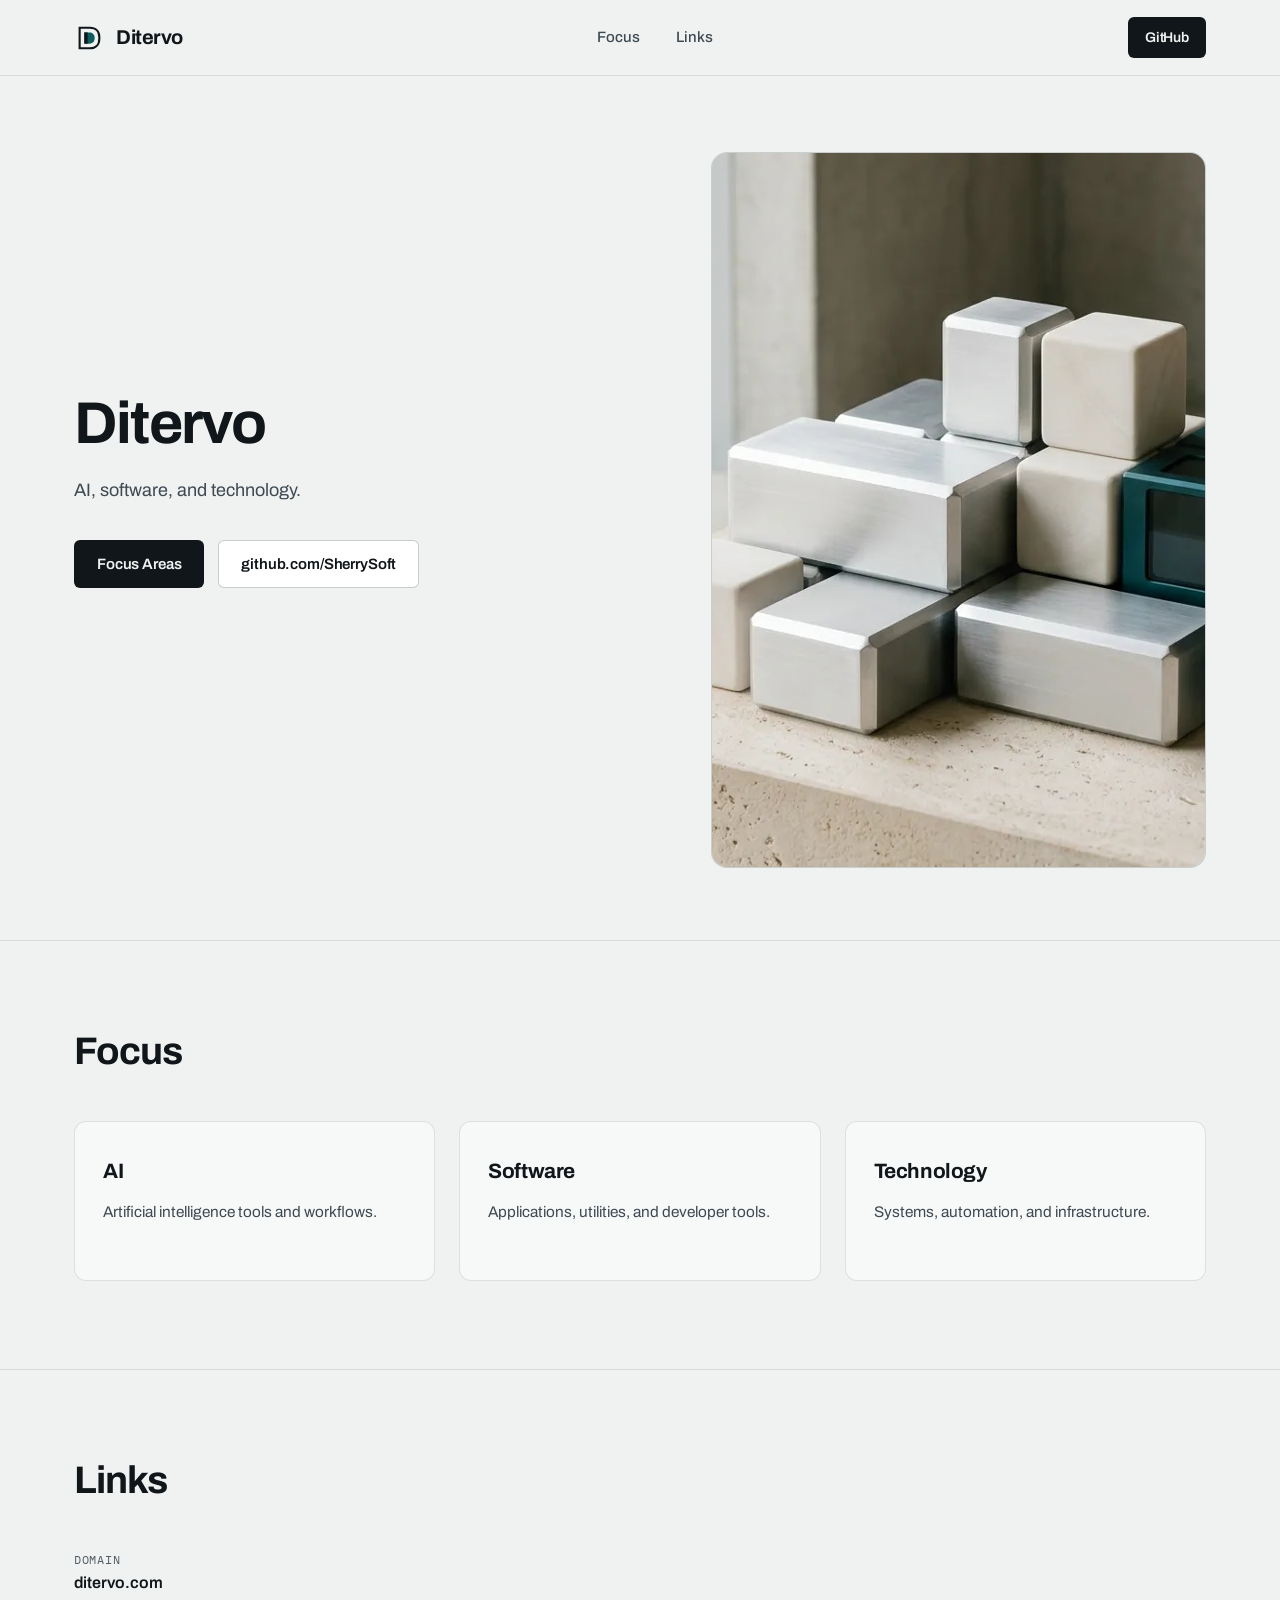
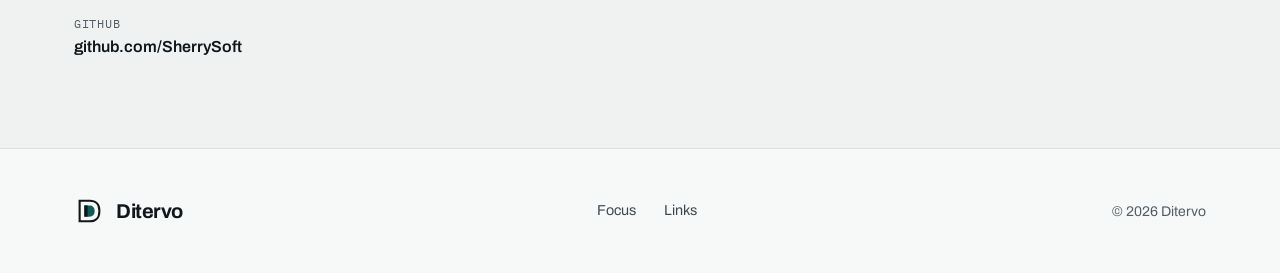
<file: index.html>
<!DOCTYPE html>
<html lang="en">
<head>
  <meta charset="UTF-8" />
  <meta name="viewport" content="width=device-width, initial-scale=1.0" />
  <title>Ditervo — AI, Software &amp; Technology</title>
  <meta name="description" content="Ditervo — AI, software, and technology." />
  <link rel="icon" type="image/svg+xml" href="assets/favicon.svg" />
  <link rel="preconnect" href="https://fonts.googleapis.com" />
  <link rel="preconnect" href="https://fonts.gstatic.com" crossorigin />
  <link href="https://fonts.googleapis.com/css2?family=Archivo:wght@400;500;600;700&family=IBM+Plex+Mono:wght@400;500&display=swap" rel="stylesheet" />
  <link rel="stylesheet" href="css/styles.css" />
</head>
<body>
  <header class="site-header">
    <div class="container nav-inner">
      <a href="index.html" class="brand-link" aria-label="Ditervo Home">
        <img src="assets/logo-mark.svg" alt="" width="30" height="30" />
        <span>Ditervo</span>
      </a>

      <nav aria-label="Primary navigation">
        <button id="nav-toggle" class="nav-toggle" type="button" aria-expanded="false" aria-controls="nav-menu">
          Menu
        </button>
        <ul id="nav-menu" class="nav-links">
          <li><a href="#focus">Focus</a></li>
          <li><a href="#links">Links</a></li>
          <li class="nav-mobile-cta-item">
            <a href="https://github.com/SherrySoft" target="_blank" rel="noopener noreferrer" class="btn btn-primary">GitHub</a>
          </li>
        </ul>
      </nav>

      <div class="nav-actions">
        <a id="header-cta" href="https://github.com/SherrySoft" target="_blank" rel="noopener noreferrer" class="btn btn-primary btn-sm">GitHub</a>
      </div>
    </div>
  </header>

  <main>
    <section class="hero" aria-labelledby="hero-heading">
      <div class="container hero-grid">
        <div>
          <h1 id="hero-heading" class="hero-title">
            Ditervo
          </h1>
          <p class="hero-lead">
            AI, software, and technology.
          </p>

          <div class="hero-cta-row">
            <a id="hero-explore-btn" href="#focus" class="btn btn-primary">Focus Areas</a>
            <a id="hero-github-btn" href="https://github.com/SherrySoft" target="_blank" rel="noopener noreferrer" class="btn btn-secondary">github.com/SherrySoft</a>
          </div>
        </div>

        <figure class="hero-media">
          <img
            src="assets/hero-sculpture.webp"
            alt="Geometric aluminum, ceramic, and teal glass modules representing Ditervo"
            width="1280"
            height="714"
            fetchpriority="high"
            decoding="async"
          />
        </figure>
      </div>
    </section>

    <section id="focus" class="section" aria-labelledby="focus-heading">
      <div class="container">
        <div class="section-header">
          <h2 id="focus-heading" class="section-title">Focus</h2>
        </div>

        <div class="pillars-grid">
          <article class="pillar-card">
            <div>
              <h3>AI</h3>
              <p>Artificial intelligence tools and workflows.</p>
            </div>
          </article>

          <article class="pillar-card">
            <div>
              <h3>Software</h3>
              <p>Applications, utilities, and developer tools.</p>
            </div>
          </article>

          <article class="pillar-card">
            <div>
              <h3>Technology</h3>
              <p>Systems, automation, and infrastructure.</p>
            </div>
          </article>
        </div>
      </div>
    </section>

    <section id="links" class="section" aria-labelledby="links-heading">
      <div class="container">
        <div class="section-header">
          <h2 id="links-heading" class="section-title">Links</h2>
        </div>

        <div class="contact-meta" style="margin-top: 0; padding-top: 0; border-top: none;">
          <div class="contact-meta-item">
            <span>Domain</span>
            <strong>ditervo.com</strong>
          </div>
          <div class="contact-meta-item">
            <span>GitHub</span>
            <a href="https://github.com/SherrySoft" target="_blank" rel="noopener noreferrer">github.com/SherrySoft</a>
          </div>
        </div>
      </div>
    </section>
  </main>

  <footer class="site-footer">
    <div class="container footer-inner">
      <a href="index.html" class="brand-link">
        <img src="assets/logo-mark.svg" alt="" width="24" height="24" />
        <span>Ditervo</span>
      </a>
      <div class="footer-links">
        <a href="#focus">Focus</a>
        <a href="#links">Links</a>
      </div>
      <p class="footer-copy">&copy; 2026 Ditervo</p>
    </div>
  </footer>

  <script src="js/main.js"></script>
</body>
</html>
</file>
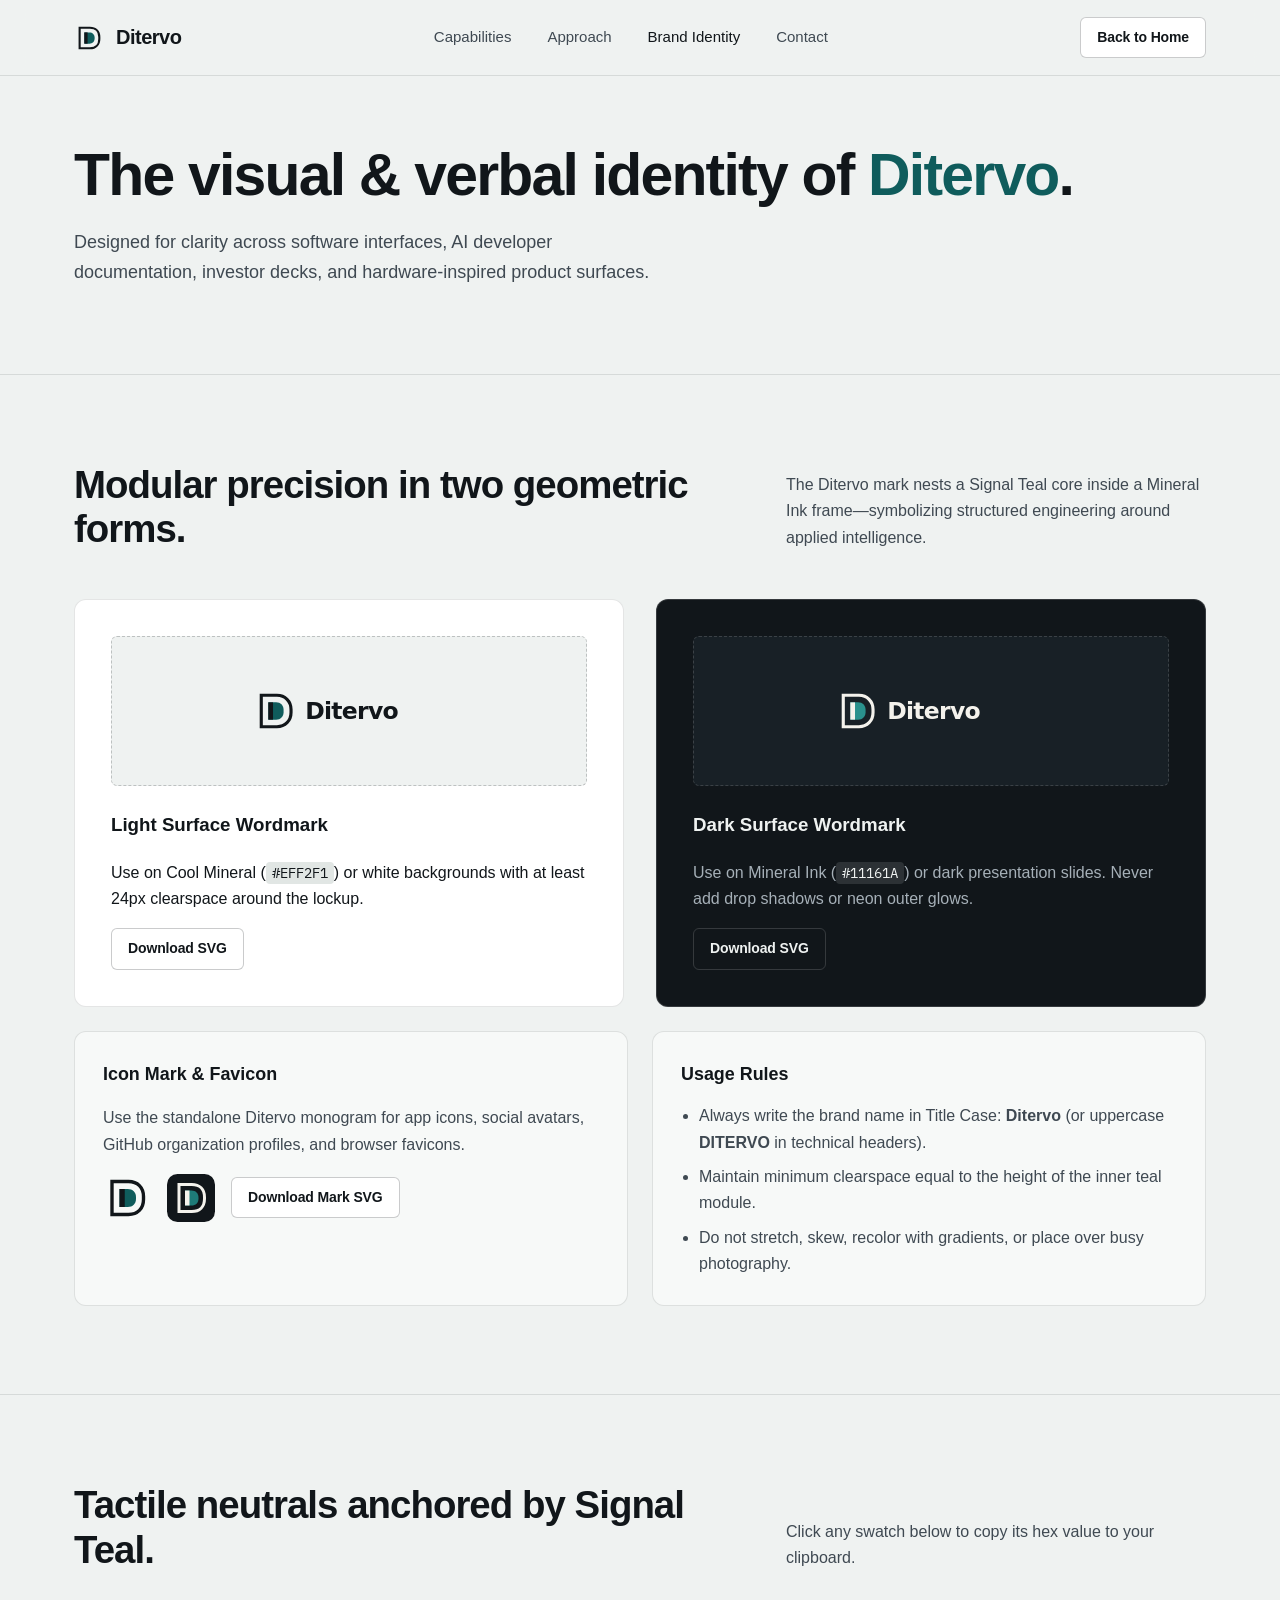
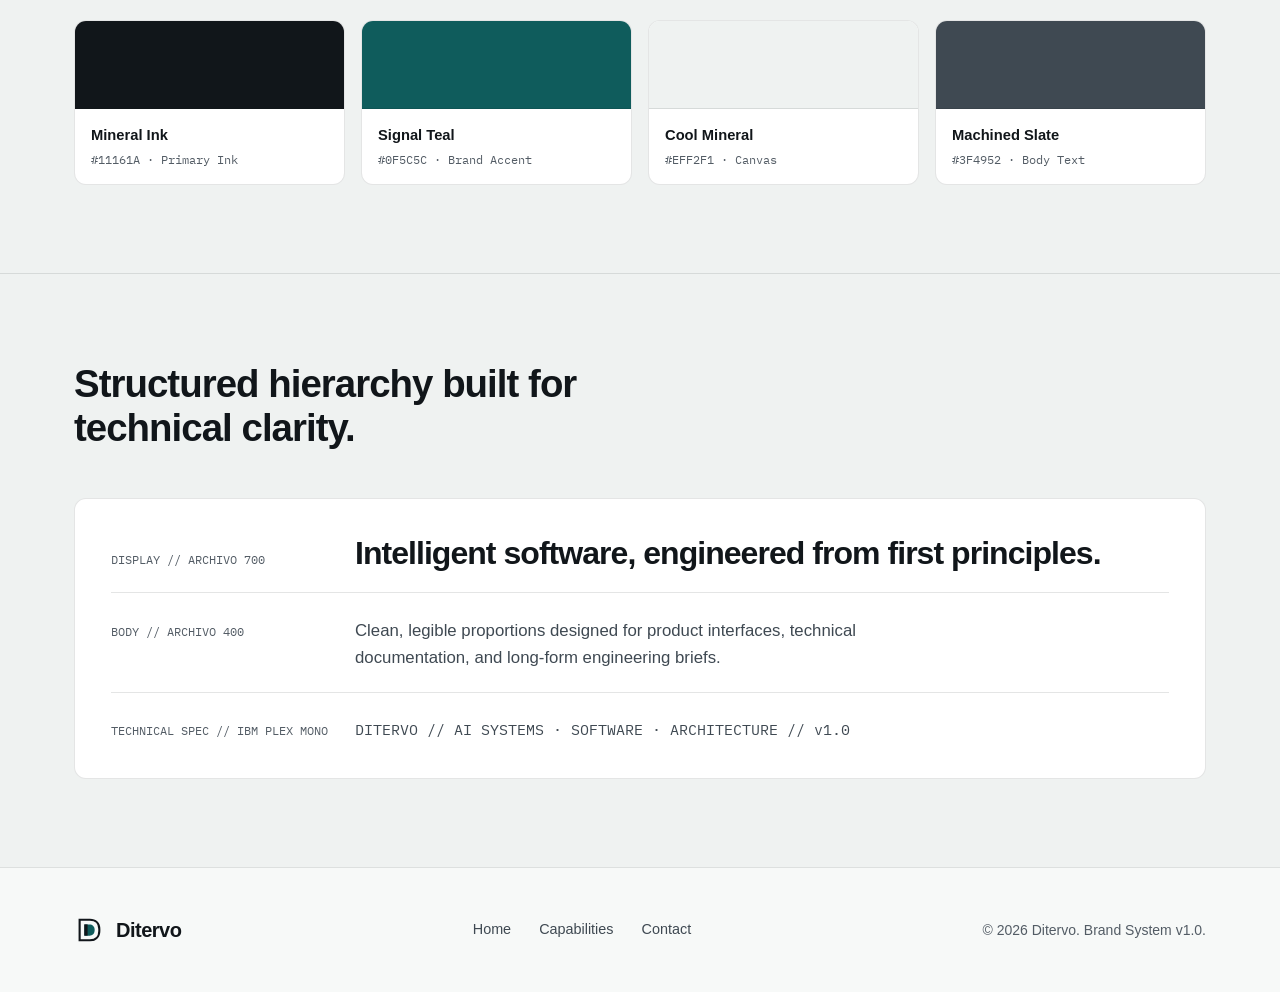
<file: brand.html>
<!DOCTYPE html>
<html lang="en">
<head>
  <meta charset="UTF-8" />
  <meta name="viewport" content="width=device-width, initial-scale=1.0" />
  <title>Ditervo Brand Identity &amp; Design Guidelines</title>
  <meta name="description" content="Official brand identity system for Ditervo: vector marks, color tokens, typography scale, and usage guidelines." />
  <link rel="icon" type="image/svg+xml" href="assets/favicon.svg" />
  <link rel="preconnect" href="https://fonts.googleapis.com" />
  <link rel="preconnect" href="https://fonts.gstatic.com" crossorigin />
  <link href="https://fonts.googleapis.com/css2?family=IBM+Plex+Mono:wght@400;500&family=Instrument+Sans:wght@400;500;600;700&display=swap" rel="stylesheet" />
  <link rel="stylesheet" href="css/styles.css" />
</head>
<body>
  <header class="site-header">
    <div class="container nav-inner">
      <a href="index.html" class="brand-link" aria-label="Ditervo Home">
        <img src="assets/logo-mark.svg" alt="" width="30" height="30" />
        <span>Ditervo</span>
      </a>

      <nav aria-label="Primary navigation">
        <button id="nav-toggle" class="nav-toggle" type="button" aria-expanded="false" aria-controls="nav-menu">
          Menu
        </button>
        <ul id="nav-menu" class="nav-links">
          <li><a href="index.html#capabilities">Capabilities</a></li>
          <li><a href="index.html#approach">Approach</a></li>
          <li><a href="brand.html" aria-current="page">Brand Identity</a></li>
          <li><a href="index.html#contact">Contact</a></li>
          <li class="nav-mobile-cta-item">
            <a href="index.html" class="btn btn-primary">Back to Home</a>
          </li>
        </ul>
      </nav>

      <div class="nav-actions">
        <a id="brand-back-home" href="index.html" class="btn btn-secondary btn-sm">Back to Home</a>
      </div>
    </div>
  </header>

  <main>
    <section class="page-hero" aria-labelledby="brand-page-heading">
      <div class="container">
        <h1 id="brand-page-heading" class="hero-title">
          The visual &amp; verbal identity of <span class="accent-word">Ditervo</span>.
        </h1>
        <p class="hero-lead">
          Designed for clarity across software interfaces, AI developer documentation, investor decks, and hardware-inspired product surfaces.
        </p>
      </div>
    </section>

    <section class="section" aria-labelledby="marks-heading">
      <div class="container">
        <div class="section-header">
          <h2 id="marks-heading" class="section-title">Modular precision in two geometric forms.</h2>
          <p class="section-subtitle">
            The Ditervo mark nests a Signal Teal core inside a Mineral Ink frame—symbolizing structured engineering around applied intelligence.
          </p>
        </div>

        <div class="brand-showcase">
          <div class="brand-panel">
            <div class="logo-stage">
              <img src="assets/logo-full.svg" alt="Ditervo full wordmark on light surface" />
            </div>
            <h3>Light Surface Wordmark</h3>
            <p>Use on Cool Mineral (<code>#EFF2F1</code>) or white backgrounds with at least 24px clearspace around the lockup.</p>
            <a id="download-logo-dark" href="assets/logo-full.svg" download="ditervo-logo-dark.svg" class="btn btn-secondary btn-sm">Download SVG</a>
          </div>

          <div class="brand-panel brand-panel-dark">
            <div class="logo-stage">
              <img src="assets/logo-full-light.svg" alt="Ditervo full wordmark on dark surface" />
            </div>
            <h3>Dark Surface Wordmark</h3>
            <p>Use on Mineral Ink (<code>#11161A</code>) or dark presentation slides. Never add drop shadows or neon outer glows.</p>
            <a id="download-logo-light" href="assets/logo-full-light.svg" download="ditervo-logo-light.svg" class="btn btn-secondary btn-sm">Download SVG</a>
          </div>
        </div>

        <div class="guidelines-grid">
          <div class="guideline-box">
            <h3>Icon Mark &amp; Favicon</h3>
            <p style="color: var(--ink-secondary); margin-bottom: 16px;">
              Use the standalone Ditervo monogram for app icons, social avatars, GitHub organization profiles, and browser favicons.
            </p>
            <div style="display: flex; gap: 16px; align-items: center; flex-wrap: wrap;">
              <img src="assets/logo-mark.svg" alt="Ditervo icon mark" width="48" height="48" />
              <img src="assets/favicon.svg" alt="Ditervo rounded favicon" width="48" height="48" />
              <a id="download-logo-mark" href="assets/logo-mark.svg" download="ditervo-mark.svg" class="btn btn-secondary btn-sm">Download Mark SVG</a>
            </div>
          </div>

          <div class="guideline-box">
            <h3>Usage Rules</h3>
            <ul>
              <li>Always write the brand name in Title Case: <strong>Ditervo</strong> (or uppercase <strong>DITERVO</strong> in technical headers).</li>
              <li>Maintain minimum clearspace equal to the height of the inner teal module.</li>
              <li>Do not stretch, skew, recolor with gradients, or place over busy photography.</li>
            </ul>
          </div>
        </div>
      </div>
    </section>

    <section class="section" aria-labelledby="palette-heading">
      <div class="container">
        <div class="section-header">
          <h2 id="palette-heading" class="section-title">Tactile neutrals anchored by Signal Teal.</h2>
          <p class="section-subtitle">Click any swatch below to copy its hex value to your clipboard.</p>
        </div>

        <div class="swatch-grid">
          <button type="button" class="swatch-card" data-copy-hex="#11161A" id="brand-swatch-ink">
            <div class="swatch-chip" style="background-color: #11161A;"></div>
            <div class="swatch-meta">
              <span class="swatch-name">Mineral Ink</span>
              <span class="swatch-hex">#11161A · Primary Ink</span>
            </div>
          </button>

          <button type="button" class="swatch-card" data-copy-hex="#0F5C5C" id="brand-swatch-teal">
            <div class="swatch-chip" style="background-color: #0F5C5C;"></div>
            <div class="swatch-meta">
              <span class="swatch-name">Signal Teal</span>
              <span class="swatch-hex">#0F5C5C · Brand Accent</span>
            </div>
          </button>

          <button type="button" class="swatch-card" data-copy-hex="#EFF2F1" id="brand-swatch-mineral">
            <div class="swatch-chip" style="background-color: #EFF2F1;"></div>
            <div class="swatch-meta">
              <span class="swatch-name">Cool Mineral</span>
              <span class="swatch-hex">#EFF2F1 · Canvas</span>
            </div>
          </button>

          <button type="button" class="swatch-card" data-copy-hex="#3F4952" id="brand-swatch-slate">
            <div class="swatch-chip" style="background-color: #3F4952;"></div>
            <div class="swatch-meta">
              <span class="swatch-name">Machined Slate</span>
              <span class="swatch-hex">#3F4952 · Body Text</span>
            </div>
          </button>
        </div>
      </div>
    </section>

    <section class="section" aria-labelledby="typography-heading">
      <div class="container">
        <div class="section-header">
          <h2 id="typography-heading" class="section-title">Structured hierarchy built for technical clarity.</h2>
        </div>

        <div class="type-specimen">
          <div class="type-row">
            <span class="type-tag">DISPLAY // ARCHIVO 700</span>
            <div style="font-size: 2rem; font-weight: 700; letter-spacing: -0.03em; line-height: 1.15;">
              Intelligent software, engineered from first principles.
            </div>
          </div>
          <div class="type-row">
            <span class="type-tag">BODY // ARCHIVO 400</span>
            <div style="font-size: 1.05rem; color: var(--ink-secondary); max-width: 60ch;">
              Clean, legible proportions designed for product interfaces, technical documentation, and long-form engineering briefs.
            </div>
          </div>
          <div class="type-row">
            <span class="type-tag">TECHNICAL SPEC // IBM PLEX MONO</span>
            <div style="font-family: var(--font-mono); font-size: 0.95rem; color: var(--ink-secondary);">
              DITERVO // AI SYSTEMS · SOFTWARE · ARCHITECTURE // v1.0
            </div>
          </div>
        </div>
      </div>
    </section>
  </main>

  <footer class="site-footer">
    <div class="container footer-inner">
      <a href="index.html" class="brand-link">
        <img src="assets/logo-mark.svg" alt="" width="24" height="24" />
        <span>Ditervo</span>
      </a>
      <div class="footer-links">
        <a href="index.html">Home</a>
        <a href="index.html#capabilities">Capabilities</a>
        <a href="index.html#contact">Contact</a>
      </div>
      <p class="footer-copy">&copy; 2026 Ditervo. Brand System v1.0.</p>
    </div>
  </footer>

  <div id="toast" class="toast" role="status" aria-live="polite"></div>
  <script src="js/main.js"></script>
</body>
</html>
</file>
<file: css/styles.css>
/* ==========================================================================
   Ditervo Design System & Architectural Stylesheet
   ========================================================================== */

:root {
  /* Core Palette — Cool Mineral, Mineral Ink, Signal Teal */
  --bg-canvas: #eff2f1;
  --bg-surface: #f7f9f8;
  --bg-elevated: #ffffff;
  --bg-muted: #e1e6e4;
  --bg-dark: #11161a;
  --bg-dark-elevated: #182026;

  --ink-primary: #11161a;
  --ink-secondary: #3f4952;
  --ink-muted: #535c65;
  --ink-inverse: #eff2f1;
  --ink-inverse-muted: #a6b0b8;

  --accent: #0f5c5c;
  --accent-hover: #0a4545;
  --accent-soft: #dfeceb;
  --accent-inverse: #48a9a6;

  --border-subtle: rgba(17, 22, 26, 0.11);
  --border-strong: rgba(17, 22, 26, 0.22);
  --border-inverse: rgba(239, 242, 241, 0.16);

  /* Typography */
  --font-sans: "Archivo", -apple-system, BlinkMacSystemFont, "Segoe UI", sans-serif;
  --font-mono: "IBM Plex Mono", ui-monospace, SFMono-Regular, Menlo, monospace;

  /* Elevation & Radii */
  --shadow-hover: 0 14px 32px rgba(17, 22, 26, 0.08);
  --radius-sm: 6px;
  --radius-md: 12px;
  --radius-lg: 16px;
  --container-max: 1180px;
  --nav-height: 76px;
  --transition: 220ms cubic-bezier(0.22, 1, 0.36, 1);

  accent-color: var(--accent);
}

*,
*::before,
*::after {
  box-sizing: border-box;
}

html {
  scroll-behavior: smooth;
  -webkit-font-smoothing: antialiased;
  -moz-osx-font-smoothing: grayscale;
}

::selection {
  background-color: var(--accent);
  color: var(--ink-inverse);
}

body {
  margin: 0;
  font-family: var(--font-sans);
  font-size: 16px;
  line-height: 1.65;
  color: var(--ink-primary);
  background-color: var(--bg-canvas);
  font-variant-numeric: tabular-nums;
}

img,
svg {
  display: block;
  max-width: 100%;
}

a {
  color: inherit;
  text-decoration: none;
  text-underline-offset: 0.2em;
}

button,
input,
textarea,
select {
  font: inherit;
  color: inherit;
}

code {
  font-family: var(--font-mono);
  font-size: 0.88em;
  padding: 2px 6px;
  border-radius: 4px;
  background-color: var(--bg-muted);
  color: var(--ink-primary);
}

.brand-panel-dark code {
  background-color: rgba(239, 242, 241, 0.12);
  color: var(--ink-inverse);
}

:focus-visible {
  outline: 2px solid var(--accent);
  outline-offset: 3px;
}

.container {
  width: 100%;
  max-width: var(--container-max);
  margin: 0 auto;
  padding: 0 24px;
}

/* ==========================================================================
   Header & Navigation
   ========================================================================== */

.site-header {
  position: sticky;
  top: 0;
  z-index: 100;
  height: var(--nav-height);
  background-color: rgba(239, 242, 241, 0.92);
  backdrop-filter: blur(12px);
  -webkit-backdrop-filter: blur(12px);
  border-bottom: 1px solid var(--border-subtle);
}

.nav-inner {
  height: 100%;
  display: flex;
  align-items: center;
  justify-content: space-between;
  gap: 24px;
}

.brand-link {
  display: inline-flex;
  align-items: center;
  gap: 12px;
  font-weight: 700;
  font-size: 1.25rem;
  letter-spacing: -0.025em;
  min-height: 44px;
}

.brand-link svg,
.brand-link img {
  width: 30px;
  height: 30px;
}

.nav-links {
  display: flex;
  align-items: center;
  gap: 24px;
  list-style: none;
  margin: 0;
  padding: 0;
}

.nav-links a {
  display: inline-flex;
  align-items: center;
  min-height: 44px;
  padding: 0 6px;
  font-size: 0.9375rem;
  font-weight: 500;
  color: var(--ink-secondary);
  transition: color var(--transition);
}

.nav-links a:hover,
.nav-links a[aria-current="page"] {
  color: var(--ink-primary);
}

.nav-mobile-cta-item {
  display: none;
}

.nav-actions {
  display: flex;
  align-items: center;
  gap: 12px;
}

.nav-toggle {
  display: none;
  align-items: center;
  justify-content: center;
  min-height: 44px;
  min-width: 64px;
  background: transparent;
  border: 1px solid var(--border-strong);
  border-radius: var(--radius-sm);
  padding: 8px 14px;
  font-size: 0.875rem;
  font-weight: 600;
  cursor: pointer;
}

/* ==========================================================================
   Buttons
   ========================================================================== */

.btn {
  display: inline-flex;
  align-items: center;
  justify-content: center;
  gap: 8px;
  min-height: 44px;
  padding: 11px 22px;
  border-radius: var(--radius-sm);
  font-size: 0.9375rem;
  font-weight: 600;
  letter-spacing: -0.01em;
  border: 1px solid transparent;
  cursor: pointer;
  transition: transform var(--transition), background-color var(--transition), border-color var(--transition), color var(--transition);
}

.btn:hover {
  transform: translateY(-1px);
}

.btn:active {
  transform: translateY(0);
}

.btn-primary {
  background-color: var(--ink-primary);
  color: var(--ink-inverse);
}

.btn-primary:hover {
  background-color: var(--accent);
}

.btn-secondary {
  background-color: var(--bg-elevated);
  color: var(--ink-primary);
  border-color: var(--border-strong);
}

.btn-secondary:hover {
  border-color: var(--ink-primary);
  background-color: var(--bg-surface);
}

.brand-panel-dark .btn-secondary {
  background-color: transparent;
  color: var(--ink-inverse);
  border-color: var(--border-inverse);
}

.brand-panel-dark .btn-secondary:hover {
  border-color: var(--ink-inverse);
  background-color: rgba(239, 242, 241, 0.08);
}

.btn-sm {
  min-height: 40px;
  padding: 8px 16px;
  font-size: 0.875rem;
}

/* ==========================================================================
   Hero Section
   ========================================================================== */

.hero {
  padding: 76px 0 72px;
}

.hero-grid {
  display: grid;
  grid-template-columns: 1.08fr 0.92fr;
  gap: 56px;
  align-items: center;
}

.hero-title {
  margin: 0 0 22px;
  font-size: clamp(2.5rem, 4.6vw, 3.75rem);
  font-weight: 700;
  line-height: 1.06;
  letter-spacing: -0.03em;
  color: var(--ink-primary);
}

.hero-title .accent-word {
  color: var(--accent);
}

.hero-lead {
  margin: 0 0 34px;
  max-width: 58ch;
  font-size: 1.125rem;
  line-height: 1.65;
  color: var(--ink-secondary);
}

.hero-cta-row {
  display: flex;
  flex-wrap: wrap;
  gap: 14px;
  margin-bottom: 40px;
}

.hero-specs {
  display: grid;
  grid-template-columns: repeat(3, minmax(0, 1fr));
  gap: 20px;
  padding-top: 24px;
  border-top: 1px solid var(--border-subtle);
}

.spec-label {
  display: block;
  font-family: var(--font-mono);
  font-size: 0.75rem;
  text-transform: uppercase;
  letter-spacing: 0.06em;
  color: var(--ink-muted);
  margin-bottom: 4px;
}

.spec-value {
  font-size: 0.95rem;
  font-weight: 600;
  color: var(--ink-primary);
}

.hero-media {
  margin: 0;
  border-radius: var(--radius-lg);
  overflow: hidden;
  background-color: var(--bg-muted);
  border: 1px solid var(--border-subtle);
}

.hero-media img {
  width: 100%;
  aspect-ratio: 4 / 3;
  object-fit: cover;
}

.hero-caption {
  display: flex;
  justify-content: space-between;
  align-items: center;
  padding: 14px 18px;
  background-color: var(--bg-elevated);
  border-top: 1px solid var(--border-subtle);
  font-family: var(--font-mono);
  font-size: 0.75rem;
  color: var(--ink-secondary);
}

/* ==========================================================================
   Sections & Cards (Single-Elevation Surfaces)
   ========================================================================== */

.section {
  padding: 88px 0;
  border-top: 1px solid var(--border-subtle);
}

.section-header {
  display: flex;
  justify-content: space-between;
  align-items: flex-end;
  gap: 32px;
  margin-bottom: 48px;
}

.section-title {
  margin: 0;
  font-size: clamp(1.85rem, 3vw, 2.5rem);
  font-weight: 700;
  line-height: 1.15;
  letter-spacing: -0.025em;
  max-width: 620px;
}

.section-subtitle {
  margin: 0;
  max-width: 420px;
  color: var(--ink-secondary);
  font-size: 1rem;
}

.pillars-grid {
  display: grid;
  grid-template-columns: repeat(3, minmax(0, 1fr));
  gap: 24px;
}

.pillar-card {
  background-color: var(--bg-surface);
  border: 1px solid var(--border-subtle);
  border-radius: var(--radius-md);
  padding: 32px 28px;
  display: flex;
  flex-direction: column;
  justify-content: space-between;
  transition: transform var(--transition), border-color var(--transition), background-color var(--transition);
}

.pillar-card:hover {
  transform: translateY(-2px);
  border-color: var(--border-strong);
  background-color: var(--bg-elevated);
}

.pillar-index {
  font-family: var(--font-mono);
  font-size: 0.78rem;
  font-weight: 500;
  color: var(--accent);
  margin: 0 0 16px;
}

.pillar-card h3 {
  margin: 0 0 12px;
  font-size: 1.3rem;
  font-weight: 700;
  letter-spacing: -0.02em;
}

.pillar-card p {
  margin: 0 0 22px;
  color: var(--ink-secondary);
  font-size: 0.96rem;
}

.pillar-list {
  margin: 0;
  padding: 18px 0 0;
  list-style: none;
  border-top: 1px solid var(--border-subtle);
  display: flex;
  flex-direction: column;
  gap: 8px;
  font-size: 0.88rem;
  color: var(--ink-secondary);
}

.pillar-list li::before {
  content: "— ";
  color: var(--accent);
  font-weight: 600;
}

/* ==========================================================================
   Dark Structural Band — Engineering Principles
   ========================================================================== */

.section-dark {
  background-color: var(--bg-dark);
  color: var(--ink-inverse);
  border-top: none;
}

.section-dark .section-subtitle {
  color: var(--ink-inverse-muted);
}

.principles-list {
  display: grid;
  grid-template-columns: repeat(3, minmax(0, 1fr));
  gap: 28px;
}

.principle-item {
  background-color: var(--bg-dark-elevated);
  border: 1px solid var(--border-inverse);
  border-radius: var(--radius-md);
  padding: 28px;
}

.principle-num {
  display: inline-block;
  font-family: var(--font-mono);
  font-size: 0.78rem;
  color: var(--accent-inverse);
  margin-bottom: 16px;
}

.principle-item h3 {
  margin: 0 0 10px;
  font-size: 1.18rem;
  font-weight: 600;
  letter-spacing: -0.015em;
}

.principle-item p {
  margin: 0;
  color: var(--ink-inverse-muted);
  font-size: 0.94rem;
}

/* ==========================================================================
   Brand Preview & Interactive Swatches
   ========================================================================== */

.brand-showcase {
  display: grid;
  grid-template-columns: 1fr 1fr;
  gap: 32px;
  align-items: stretch;
}

.brand-panel {
  background-color: var(--bg-elevated);
  border: 1px solid var(--border-subtle);
  border-radius: var(--radius-md);
  padding: 36px;
}

.brand-panel-dark {
  background-color: var(--bg-dark);
  color: var(--ink-inverse);
  border-color: var(--border-inverse);
}

.brand-panel-dark p {
  color: var(--ink-inverse-muted);
}

.logo-stage {
  min-height: 150px;
  display: flex;
  align-items: center;
  justify-content: center;
  padding: 24px;
  border-radius: var(--radius-sm);
  background-color: var(--bg-canvas);
  border: 1px dashed var(--border-strong);
  margin-bottom: 24px;
}

.brand-panel-dark .logo-stage {
  background-color: var(--bg-dark-elevated);
  border-color: var(--border-inverse);
}

.logo-stage img {
  height: 44px;
  width: auto;
}

.swatch-grid {
  display: grid;
  grid-template-columns: repeat(4, minmax(0, 1fr));
  gap: 16px;
  margin-top: 24px;
}

.swatch-card {
  background-color: var(--bg-elevated);
  border: 1px solid var(--border-subtle);
  border-radius: var(--radius-md);
  overflow: hidden;
  cursor: pointer;
  text-align: left;
  padding: 0;
  transition: transform var(--transition), border-color var(--transition);
}

.swatch-card:hover {
  transform: translateY(-2px);
  border-color: var(--border-strong);
}

.swatch-chip {
  height: 88px;
  width: 100%;
  border-bottom: 1px solid var(--border-subtle);
}

.swatch-meta {
  padding: 14px 16px;
}

.swatch-name {
  display: block;
  font-weight: 600;
  font-size: 0.92rem;
  margin-bottom: 2px;
}

.swatch-hex {
  display: block;
  font-family: var(--font-mono);
  font-size: 0.78rem;
  color: var(--ink-muted);
}

/* ==========================================================================
   Contact Section
   ========================================================================== */

.contact-grid {
  display: grid;
  grid-template-columns: 0.9fr 1.1fr;
  gap: 48px;
  align-items: start;
}

.contact-meta {
  display: flex;
  flex-direction: column;
  gap: 18px;
  margin-top: 28px;
  padding-top: 24px;
  border-top: 1px solid var(--border-subtle);
}

.contact-meta-item span {
  display: block;
  font-family: var(--font-mono);
  font-size: 0.75rem;
  text-transform: uppercase;
  letter-spacing: 0.06em;
  color: var(--ink-muted);
}

.contact-meta-item strong,
.contact-meta-item a {
  font-size: 1rem;
  font-weight: 600;
}

.contact-form {
  background-color: var(--bg-elevated);
  border: 1px solid var(--border-subtle);
  border-radius: var(--radius-md);
  padding: 36px;
  display: grid;
  gap: 18px;
}

.form-row {
  display: grid;
  grid-template-columns: 1fr 1fr;
  gap: 16px;
}

.field label {
  display: block;
  font-size: 0.875rem;
  font-weight: 600;
  margin-bottom: 6px;
}

.field input,
.field select,
.field textarea {
  width: 100%;
  min-height: 44px;
  padding: 10px 14px;
  border-radius: var(--radius-sm);
  border: 1px solid var(--border-strong);
  background-color: var(--bg-surface);
  font-size: 0.95rem;
  transition: border-color var(--transition), background-color var(--transition);
}

.field input:focus,
.field select:focus,
.field textarea:focus {
  outline: none;
  border-color: var(--accent);
  background-color: var(--bg-elevated);
}

.field [aria-invalid="true"] {
  border-color: #9e2a2b;
}

.form-status {
  margin: 0;
  font-size: 0.9rem;
  font-weight: 500;
  color: var(--accent);
  min-height: 1.4em;
}

.form-status.is-error {
  color: #9e2a2b;
}

/* ==========================================================================
   Brand Guidelines Page Extras
   ========================================================================== */

.page-hero {
  padding: 68px 0 52px;
}

.type-specimen {
  background-color: var(--bg-elevated);
  border: 1px solid var(--border-subtle);
  border-radius: var(--radius-md);
  padding: 36px;
  display: grid;
  gap: 24px;
}

.type-row {
  display: grid;
  grid-template-columns: 220px 1fr;
  gap: 24px;
  align-items: baseline;
  padding-bottom: 20px;
  border-bottom: 1px solid var(--border-subtle);
}

.type-row:last-child {
  padding-bottom: 0;
  border-bottom: none;
}

.type-tag {
  font-family: var(--font-mono);
  font-size: 0.78rem;
  color: var(--ink-muted);
}

.guidelines-grid {
  display: grid;
  grid-template-columns: 1fr 1fr;
  gap: 24px;
  margin-top: 24px;
}

.guideline-box {
  background-color: var(--bg-surface);
  border: 1px solid var(--border-subtle);
  border-radius: var(--radius-md);
  padding: 28px;
}

.guideline-box h3 {
  margin: 0 0 14px;
  font-size: 1.12rem;
}

.guideline-box ul {
  margin: 0;
  padding-left: 18px;
  color: var(--ink-secondary);
  display: grid;
  gap: 8px;
}

/* ==========================================================================
   Footer & Toast
   ========================================================================== */

.site-footer {
  padding: 40px 0;
  border-top: 1px solid var(--border-subtle);
  background-color: var(--bg-surface);
}

.footer-inner {
  display: flex;
  flex-wrap: wrap;
  justify-content: space-between;
  align-items: center;
  gap: 20px;
}

.footer-links {
  display: flex;
  flex-wrap: wrap;
  gap: 16px;
  font-size: 0.9rem;
  color: var(--ink-secondary);
}

.footer-links a {
  display: inline-flex;
  align-items: center;
  min-height: 44px;
  padding: 0 6px;
}

.footer-links a:hover {
  color: var(--ink-primary);
}

.footer-copy {
  font-size: 0.875rem;
  color: var(--ink-muted);
  margin: 0;
}

.toast {
  position: fixed;
  bottom: 24px;
  right: 24px;
  padding: 12px 18px;
  border-radius: var(--radius-sm);
  background-color: var(--ink-primary);
  color: var(--ink-inverse);
  font-size: 0.875rem;
  font-weight: 500;
  box-shadow: var(--shadow-hover);
  opacity: 0;
  transform: translateY(10px);
  pointer-events: none;
  transition: opacity var(--transition), transform var(--transition);
  z-index: 200;
}

.toast.is-visible {
  opacity: 1;
  transform: translateY(0);
}

/* ==========================================================================
   Responsive Breakpoints
   ========================================================================== */

@media (max-width: 960px) {
  .hero-grid,
  .brand-showcase,
  .contact-grid,
  .guidelines-grid {
    grid-template-columns: 1fr;
  }

  .pillars-grid,
  .principles-list {
    grid-template-columns: 1fr 1fr;
  }

  .swatch-grid {
    grid-template-columns: repeat(2, minmax(0, 1fr));
  }

  .section-header {
    flex-direction: column;
    align-items: flex-start;
  }

  .type-row {
    grid-template-columns: 1fr;
    gap: 8px;
  }
}

@media (max-width: 720px) {
  .nav-toggle {
    display: inline-flex;
  }

  .nav-links {
    position: absolute;
    top: var(--nav-height);
    left: 0;
    right: 0;
    background-color: var(--bg-elevated);
    border-bottom: 1px solid var(--border-subtle);
    flex-direction: column;
    align-items: stretch;
    padding: 16px 24px 24px;
    gap: 4px;
    display: none;
  }

  .nav-links.is-open {
    display: flex;
  }

  .nav-mobile-cta-item {
    display: block;
    margin-top: 8px;
  }

  .nav-mobile-cta-item .btn,
  .nav-mobile-cta-item .btn:hover {
    width: 100%;
    color: var(--ink-inverse);
  }

  .nav-actions {
    display: none;
  }

  .pillars-grid,
  .principles-list,
  .hero-specs,
  .form-row {
    grid-template-columns: 1fr;
  }

  .hero {
    padding: 48px 0;
  }

  .section {
    padding: 60px 0;
  }
}

@media (prefers-reduced-motion: reduce) {
  html {
    scroll-behavior: auto;
  }

  *,
  *::before,
  *::after {
    transition-duration: 0.01ms !important;
  }

  .btn:hover,
  .pillar-card:hover,
  .swatch-card:hover {
    transform: none;
  }
}
</file>
